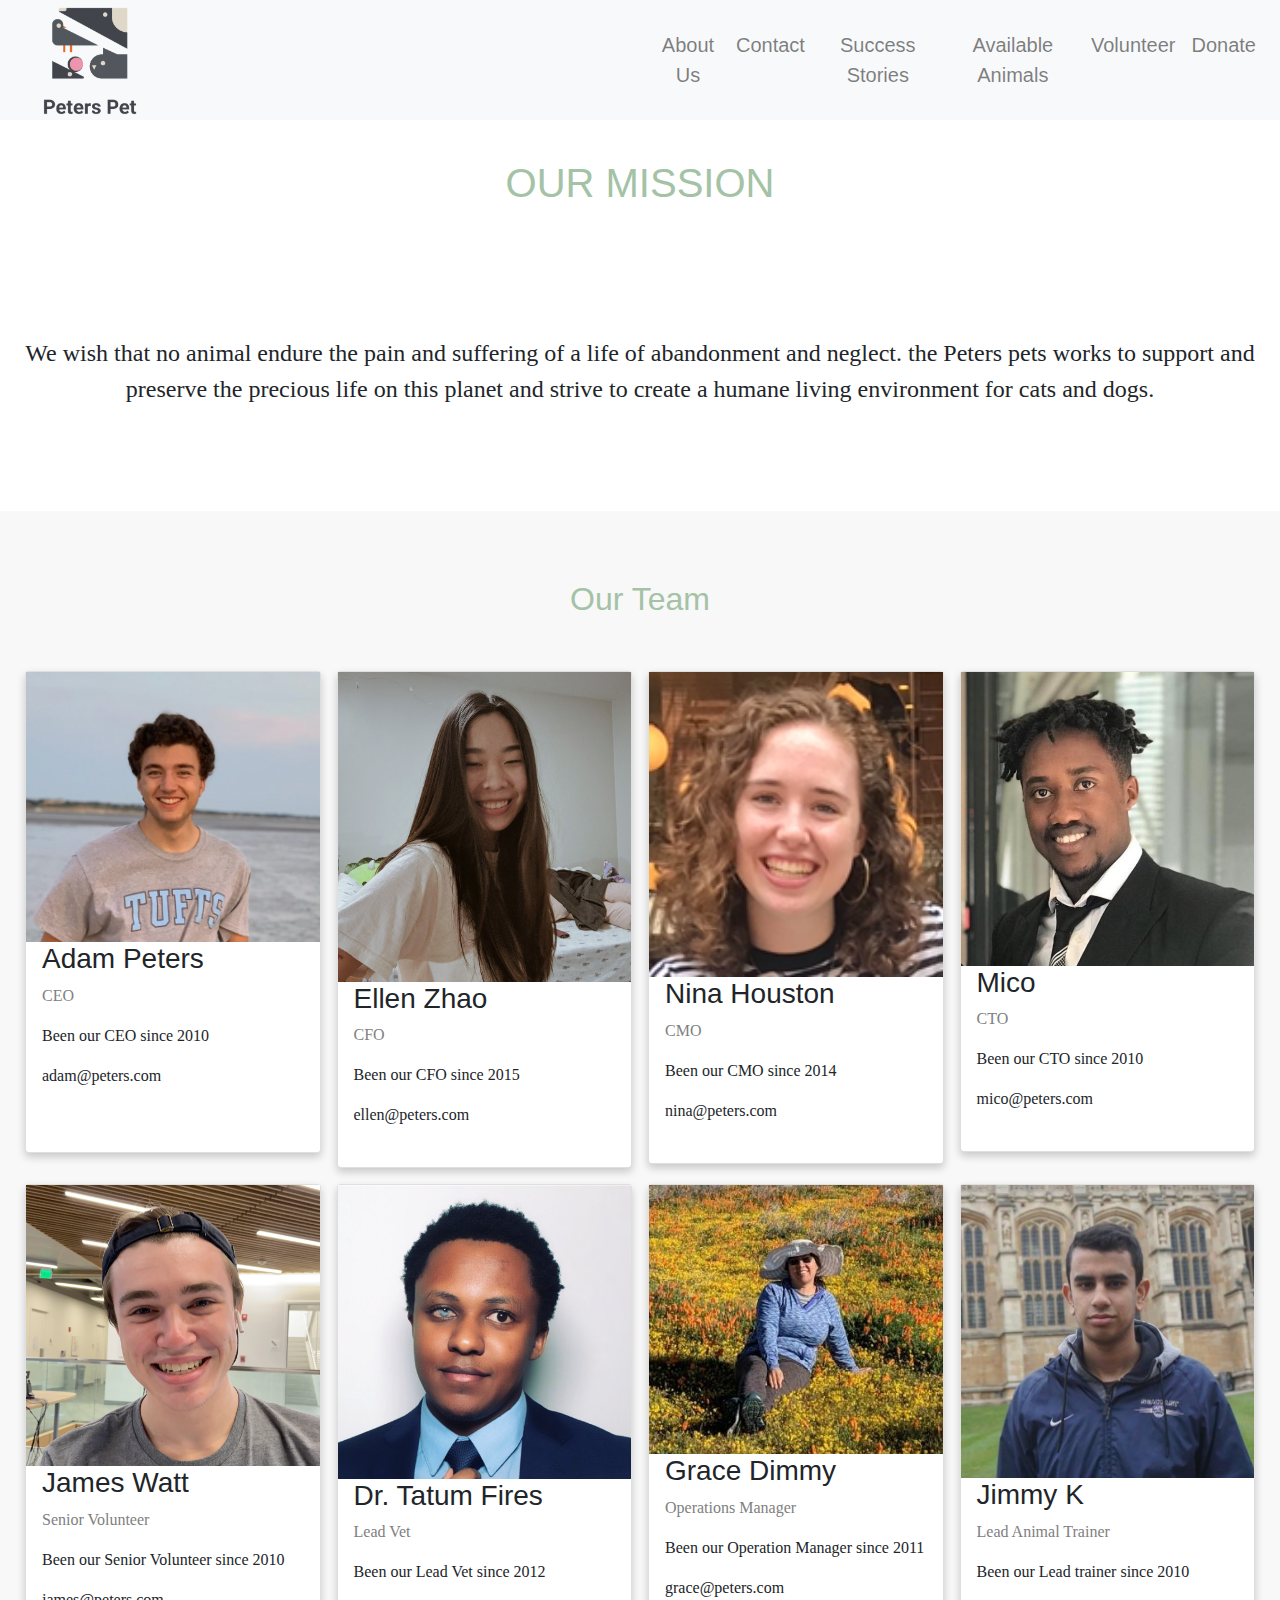
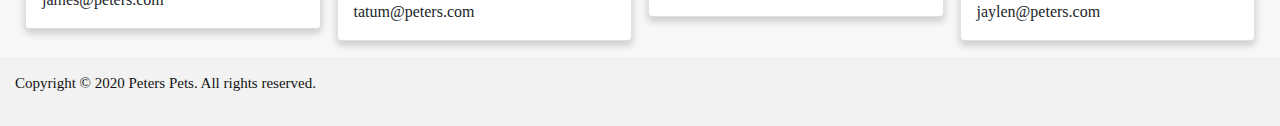
<file: pages/aboutUs.html>
<!DOCTYPE html>
<html>
    <head>
        <meta charset="UTF-8">
        <meta name="description" content="information about our organization">
        <meta name="author" content="Mico">
        <title>About Us</title>
        
        <link rel="stylesheet" href="https://maxcdn.bootstrapcdn.com/bootstrap/4.0.0/css/bootstrap.min.css"
        integrity="sha384-Gn5384xqQ1aoWXA+058RXPxPg6fy4IWvTNh0E263XmFcJlSAwiGgFAW/dAiS6JXm" crossorigin="anonymous">
        <link rel="stylesheet" href="../styles/style.css">
        <script>
            window.onscroll = function () { scrollFunction() };
            function scrollFunction() {
              if (document.body.scrollTop > 80 || document.documentElement.scrollTop > 80) {
                document.getElementById("navbar").style.minHeight = "60px";
                document.getElementById("logo-wrapper").style.height = "60px";
              } else {
                document.getElementById("navbar").style.minHeight = "120px";
                document.getElementById("logo-wrapper").style.height = "120px";
              }
            }
        </script>

        <style>

            html {
              box-sizing: border-box;
            }
            
            *, *:before, *:after {
              box-sizing: inherit;
            }
            
            .column {
              float: left;
              width: 25%;
              margin-bottom: 16px;
              padding: 0 8px;
            }
            
            @media screen and (max-width: 650px) {
              .column {
                width: 100%;
                display: block;
              }
            }
            
            .card {
              box-shadow: 0 4px 8px 0 rgba(0, 0, 0, 0.2);
            }
            
            .container {
              padding: 0 16px;
            }
            
            .container::after, .row::after {
              content: "";
              clear: both;
              display: table;
            }
            
            .title {
              color: grey;
            }
            
            .button:hover {
              background-color: #555;
            }

            .missionStatement {
              padding-top: 10vh;
              box-shadow: 0 4px 8px 0 rgba(0, 0, 0, 0.2);
            }

            .missionStatement p {
              font-size: x-large;
              margin-top: 8rem;
              margin-bottom: 5rem;
            }

            .teamInfo {
              background-color: rgb(248, 248, 248);
            }

            h1 {
              text-align: center;
              color: #a4c2a5;
              padding-top: 5vh;
            }

            

            h2 {
              text-align: center;
              color: #a4c2a5;
              padding-top: 5vh;
              padding-bottom: 5vh;
			}
			
			.wrap {
				padding-left: 2rem;
				padding-right: 2rem;
			}

        </style>
    </head>
    <body>
      <nav id="navbar" class="navbar navbar-expand-lg navbar-light bg-light">
        <a class="navbar-brand" href="#"></a> <!-- update -->
        <button class="navbar-toggler" type="button" data-toggle="collapse" data-target="#navbarSupportedContent"
          aria-controls="#navbarSupportedContent" aria-expanded="false" aria-label="Toggle navigation">
          <!-- changed aria controls -->
          <span class="navbar-toggler-icon"></span>
        </button>
        <div class="collapse navbar-collapse" id="navbarSupportedContent">
          <ul class="navbar-nav ml-auto">
            <li class="nav-item active">
              <div class="ourmission-underline">
                <a class="nav-link" href="aboutUs.html">About Us</a>
              </div>
            </li>
            <li class="nav-item active">
              <div class="ourmission-underline">
                <a class="nav-link" href="contact.html">Contact</a>
              </div>
            </li>
            <li class="nav-item active">
              <div class="ourmission-underline">
                <a class="nav-link" href="successStories.html">Success Stories</a>
              </div>
            </li>
            <li class="nav-item active">
              <div class="ourmission-underline">
                <a class="nav-link" href="adoptableAnimals.html">Available Animals</a>
              </div>
            </li>
            <li class="nav-item active">
              <div class="ourmission-underline" style="text-align:center;">
                <a class="nav-link" href="volunteer.html">Volunteer</a>
              </div>
            </li>
            <li class="nav-item active">
              <div class="ourmission-underline">
                <a class="nav-link" href="donate.html">Donate</a>
              </div>
            </li>
          </ul>
        </div>
      </nav>
        <a href="index.html" id="logo-wrapper">
			<img id="logo" src="../assets/logo_transparent2.png">
		</a>

        <!-- Nav bar -->
        <div class="missionStatement">
            <br />
            <h1 style="text-align: center;">OUR MISSION</h1>
            <p style="text-align: center;">We wish that no animal endure the pain 
                 and suffering of a life of abandonment and neglect.
                  the Peters pets works to support and preserve the precious life on this planet
                   and strive to create a humane living environment for cats and dogs.</p>
            <br />
        </div>   
        <div class="teamInfo">
          <br />
            <div class="team">
                <h2 style="text-align: center;">Our Team</h2>
            </div>
            <div class="wrap">
                <div class="row">
                    <div class="column">
                    <div class="card">
                        <img src="../assets/Adam.jpg" alt="Jane" style="width:100%">
                        <div class="container">
                            <h3>Adam Peters</h3>
                            <p class="title">CEO</p>
                            <p>Been our CEO since 2010 </p>
                            <p>adam@peters.com <br /></p>
                            <br />
                            <br />
                        </div>
                    </div>
                    </div>
                    <div class="column">
                    <div class="card">
                        <img src="../assets/ellen1.jpg" alt="Mike" style="width:100%">
                        <div class="container">
                            <h3>Ellen Zhao</h3>
                            <p class="title">CFO</p>
                            <p>Been our CFO since 2015</p>
                            <p>ellen@peters.com</p>
                            <br />
                        </div>
                    </div>
                    </div>
                    <div class="column">
                    <div class="card">
                        <img src="../assets/nina1.png" alt="John" style="width:100%">
                        <div class="container">
                            <h3>Nina Houston</h3>
                            <p class="title">CMO</p>
                            <p>Been our CMO since 2014</p>
                            <p>nina@peters.com</p>
                            <br />
                        </div>
                    </div>
                    </div>
                    <div class="column">
                        <div class="card">
                            <img src="../assets/Mico.jpg" alt="Mico" style="width:100%">
                            <div class="container">
                                <h3>Mico</h3>
                                <p class="title">CTO</p>
                                <p>Been our CTO since 2010</p>
                                <p>mico@peters.com</p>
                                <br />
                            </div>
                        </div>
                    </div>
                </div>
                <div class="row">
                  <div class="column">
                  <div class="card">
                        <img src="../assets/James1.png" alt="James" style="width:100%">
                        <div class="container">
                          <h3>James Watt</h3>
                          <p class="title">Senior Volunteer</p>
                          <p>Been our Senior Volunteer since 2010</p>
                          <p>james@peters.com</p>
                      </div>
                  </div>
                  </div>
                  <div class="column">
					<div class="card">
						<img src="../assets/Fabrice.jpg" alt="Fabrice" style="width:100%">
						<div class="container">
							<h3>Dr. Tatum Fires</h3>
							<p class="title">Lead Vet</p>
							<p>Been our Lead Vet since 2012</p>
							<p>tatum@peters.com</p>
						</div>
					</div>
				  </div>
				  <div class="column">
					<div class="card">
							<img src="../assets/mom1.jpg" alt="Grace" style="width:100%">
							<div class="container">
							<h3>Grace Dimmy</h3>
							<p class="title">Operations Manager</p>
							<p>Been our Operation Manager since 2011</p>
							<p>grace@peters.com</p>
						</div>
					</div>
                  </div>
                  <div class="column">
                      <div class="card">
                        <img src="../assets/Jimmy1.jpg" alt="Jimmy" style="width:100%">
                        <div class="container">
                            <h3>Jimmy K</h3>
                            <p class="title">Lead Animal Trainer</p>
                            <p>Been our Lead trainer since 2010</p>
                            <p>jaylen@peters.com</p>
                        </div>
                      </div>
                  </div>
              </div>
            </div>
		</div>
		<footer>
            <p class="copy"> Copyright © 2020 Peters Pets. All rights reserved.</p>
        </footer>
        <!-- Footer -->
        <!-- put at bottom of body -->
        <script src="https://cdnjs.cloudflare.com/ajax/libs/popper.js/1.12.9/umd/popper.min.js"
			integrity="sha384-ApNbgh9B+Y1QKtv3Rn7W3mgPxhU9K/ScQsAP7hUibX39j7fakFPskvXusvfa0b4Q"
			crossorigin="anonymous">
        </script>
        <script src="https://maxcdn.bootstrapcdn.com/bootstrap/4.0.0/js/bootstrap.min.js"
			integrity="sha384-JZR6Spejh4U02d8jOt6vLEHfe/JQGiRRSQQxSfFWpi1MquVdAyjUar5+76PVCmYl"
			crossorigin="anonymous">
        </script>
    </body>
</html>
</file>
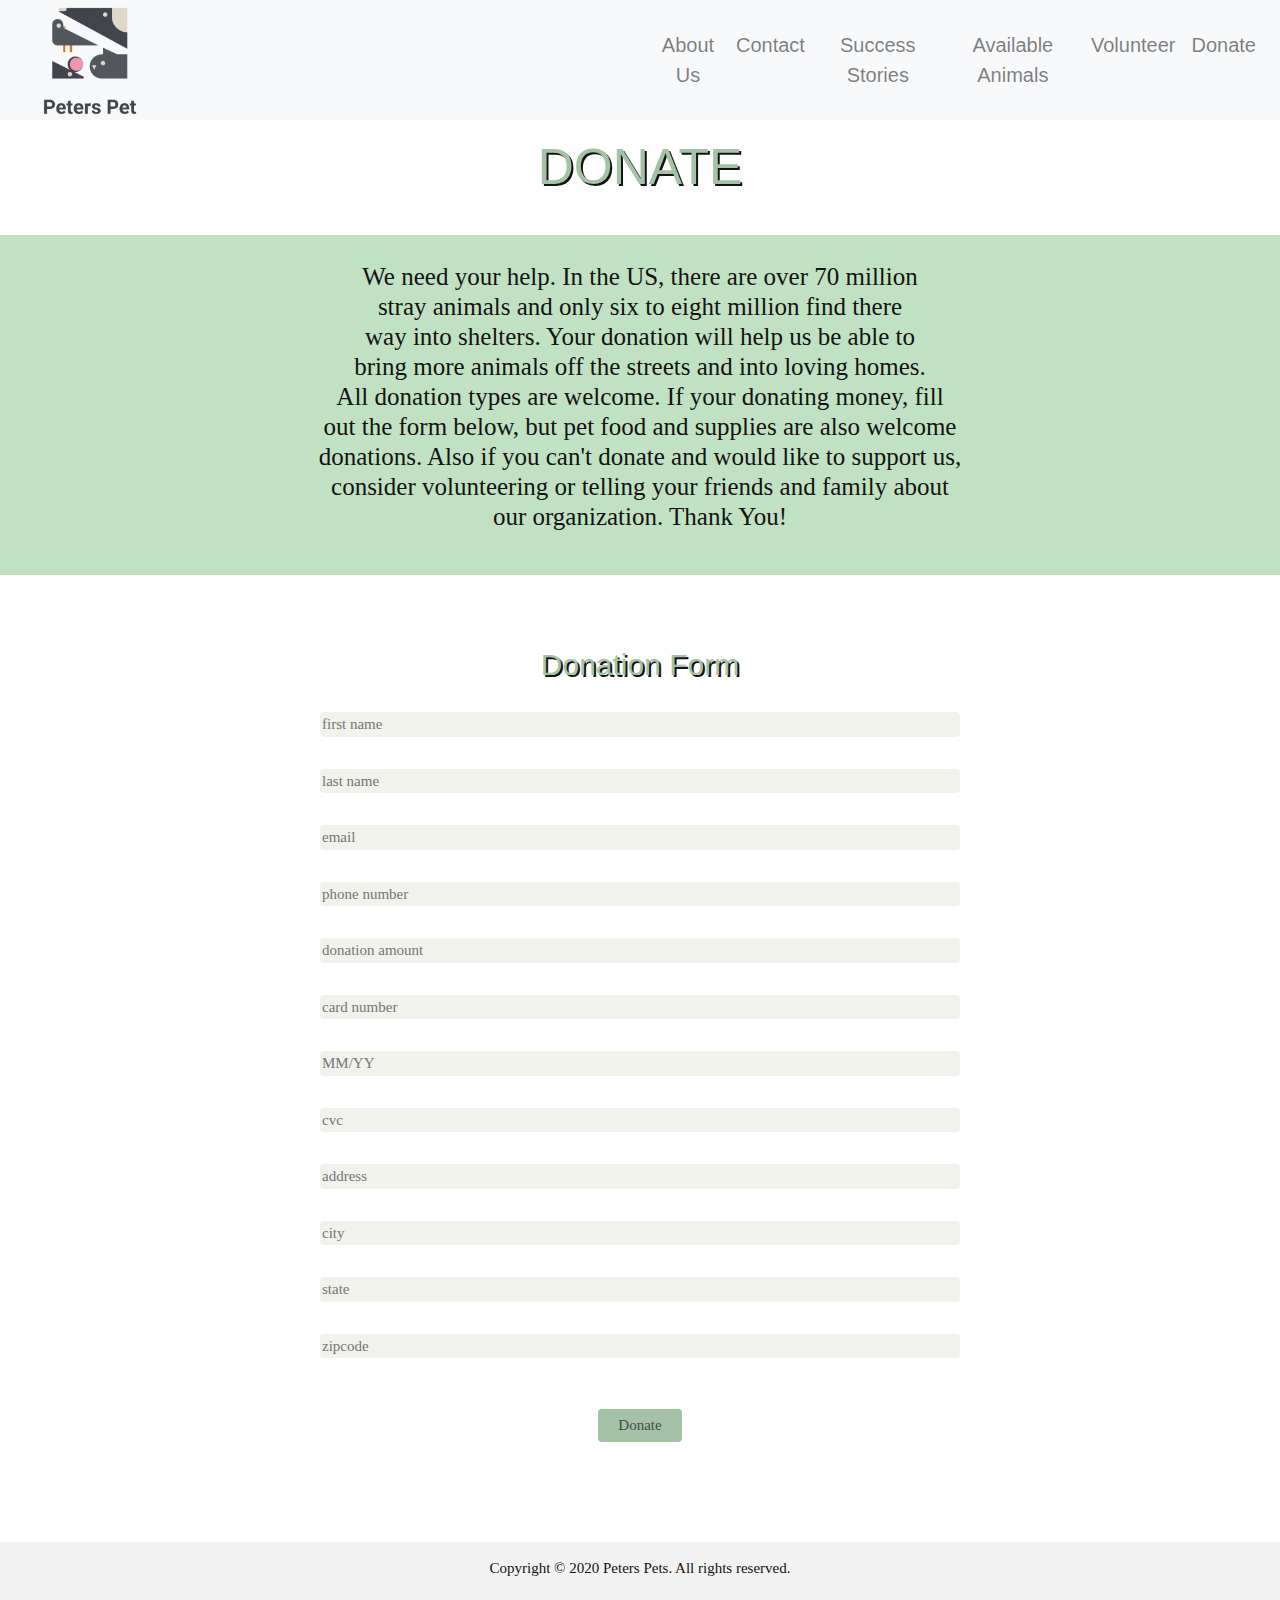
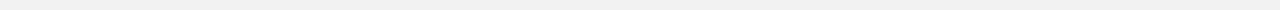
<file: pages/donate.html>
<!DOCTYPE html>
<html>

<head>
    <title> Donate </title>
    <meta charset="utf-8" />
    <meta name="viewport" content="width=device-width, initial-scale=1">
    <link rel="stylesheet" href="https://maxcdn.bootstrapcdn.com/bootstrap/4.0.0/css/bootstrap.min.css"
        integrity="sha384-Gn5384xqQ1aoWXA+058RXPxPg6fy4IWvTNh0E263XmFcJlSAwiGgFAW/dAiS6JXm" crossorigin="anonymous">
    <link rel="stylesheet" type="text/css" href="../styles/donate.css">
    <link rel="stylesheet" type="text/css" href="../styles/style.css">
    <script>
        window.onscroll = function () { scrollFunction() };

        function scrollFunction() {
            if (document.body.scrollTop > 80 || document.documentElement.scrollTop > 80) {
                document.getElementById("navbar").style.minHeight = "60px";
                document.getElementById("logo-wrapper").style.height = "60px";
            } else {
                document.getElementById("navbar").style.minHeight = "120px";
                document.getElementById("logo-wrapper").style.height = "120px";
            }
        }

    </script>
    <script>
        function gotMessage() {
            alert('Thank you for your donation!');
        }
    </script>
    <contact-main>
        <nav id="navbar" class="navbar navbar-expand-lg navbar-light bg-light">
            <a class="navbar-brand" href="#"></a> <!-- update -->
            <button class="navbar-toggler" type="button" data-toggle="collapse" data-target="#navbarSupportedContent"
                aria-controls="#navbarSupportedContent" aria-expanded="false" aria-label="Toggle navigation">
                <!-- changed aria controls -->
                <span class="navbar-toggler-icon"></span>
            </button>
            <div class="collapse navbar-collapse" id="navbarSupportedContent">
                <ul class="navbar-nav ml-auto">
                    <li class="nav-item active">
                        <div class="ourmission-underline">
                            <a class="nav-link" href="aboutUs.html">About Us</a>
                        </div>
                    </li>
                    <li class="nav-item active">
                        <div class="ourmission-underline">
                            <a class="nav-link" href="contact.html">Contact</a>
                        </div>
                    </li>
                    <li class="nav-item active">
                        <div class="ourmission-underline">
                            <a class="nav-link" href="successStories.html">Success Stories</a>
                        </div>
                    </li>
                    <li class="nav-item active">
                        <div class="ourmission-underline">
                            <a class="nav-link" href="adoptableAnimals.html">Available Animals</a>
                        </div>
                    </li>
                    <li class="nav-item active">
                        <div class="ourmission-underline" style="text-align:center;">
                            <a class="nav-link" href="volunteer.html">Volunteer</a>
                        </div>
                    </li>
                    <li class="nav-item active">
                        <div class="ourmission-underline">
                            <a class="nav-link" href="donate.html">Donate</a>
                        </div>
                    </li>
                </ul>
            </div>
        </nav>
        <a href="index.html" id="logo-wrapper">
            <img id="logo" src="../logo_transparent2.png">
        </a>

        <section class="donate-whole">
            <div class="donate-title-div">
                <h1 id="donate-title">DONATE</h1>
            </div>
            <div class="donate-para-div">
                <p id="donate-para">
                    We need your help. In the US, there are over 70 million <br>
                    stray animals and only six to eight million find there <br>
                    way into shelters. Your donation will help us be able to <br>
                    bring more animals off the streets and into loving homes. <br>
                    All donation types are welcome. If your donating money, fill <br>
                    out the form below, but pet food and supplies are also welcome <br>
                    donations. Also if you can't donate and would like to support us, <br>
                    consider volunteering or telling your friends and family about <br>
                    our organization. Thank You!
                </p>
            </div>
            <div class="form-title">
                <h2 id="form-text">Donation Form</h2>
                <section class="contact-whole">
                    <div class="form-div">
                        <form action="#" onsubmit=" gotMessage();">
                            <label for="first-name"></label> <br>
                            <input required type="text" id="fname" name="name" placeholder="first name"> <br>
                            <label for="last-name"></label> <br>
                            <input required type="text" id="lname" name="name" placeholder="last name"> <br>
                            <label for="email"></label> <br>
                            <input required type="text" id="email" name="email" placeholder="email"> <br>
                            <label for="phone number"></label> <br>
                            <input required type="text" id="num" name="num" placeholder="phone number"> <br>
                            <label for="donation"></label> <br>
                            <input required type="text" id="donation" name="donation" placeholder="donation amount">
                            <br>
                            <label for="card number"></label> <br>
                            <input required type="text" id="card number" name="card" placeholder="card number"> <br>
                            <label for="expiration date"></label> <br>
                            <input required type="text" id="date" name="date" placeholder="MM/YY"> <br>
                            <label for="cvc"></label> <br>
                            <input required type="text" id="cvc" name="cvc" placeholder="cvc"> <br>
                            <label for="address"></label> <br>
                            <input required type="text" id="address" name="address" placeholder="address"> <br>
                            <label for="city"></label> <br>
                            <input required type="text" id="city" name="city" placeholder="city"> <br>
                            <label for="state"></label> <br>
                            <input required type="text" id="state" name="state" placeholder="state"> <br>
                            <label for="zipcode"></label> <br>
                            <input required type="text" id="zipcode" name="zipcode" placeholder="zipcode"> <br> <br>
                            <br>

                            <input required type="submit" value="Donate">
                        </form>
                    </div>
                </section>
    </contact-main>
    <footer>
        <p class="copy"> Copyright © 2020 Peters Pets. All rights reserved.</p>
    </footer>
    </body>

</html>
</file>
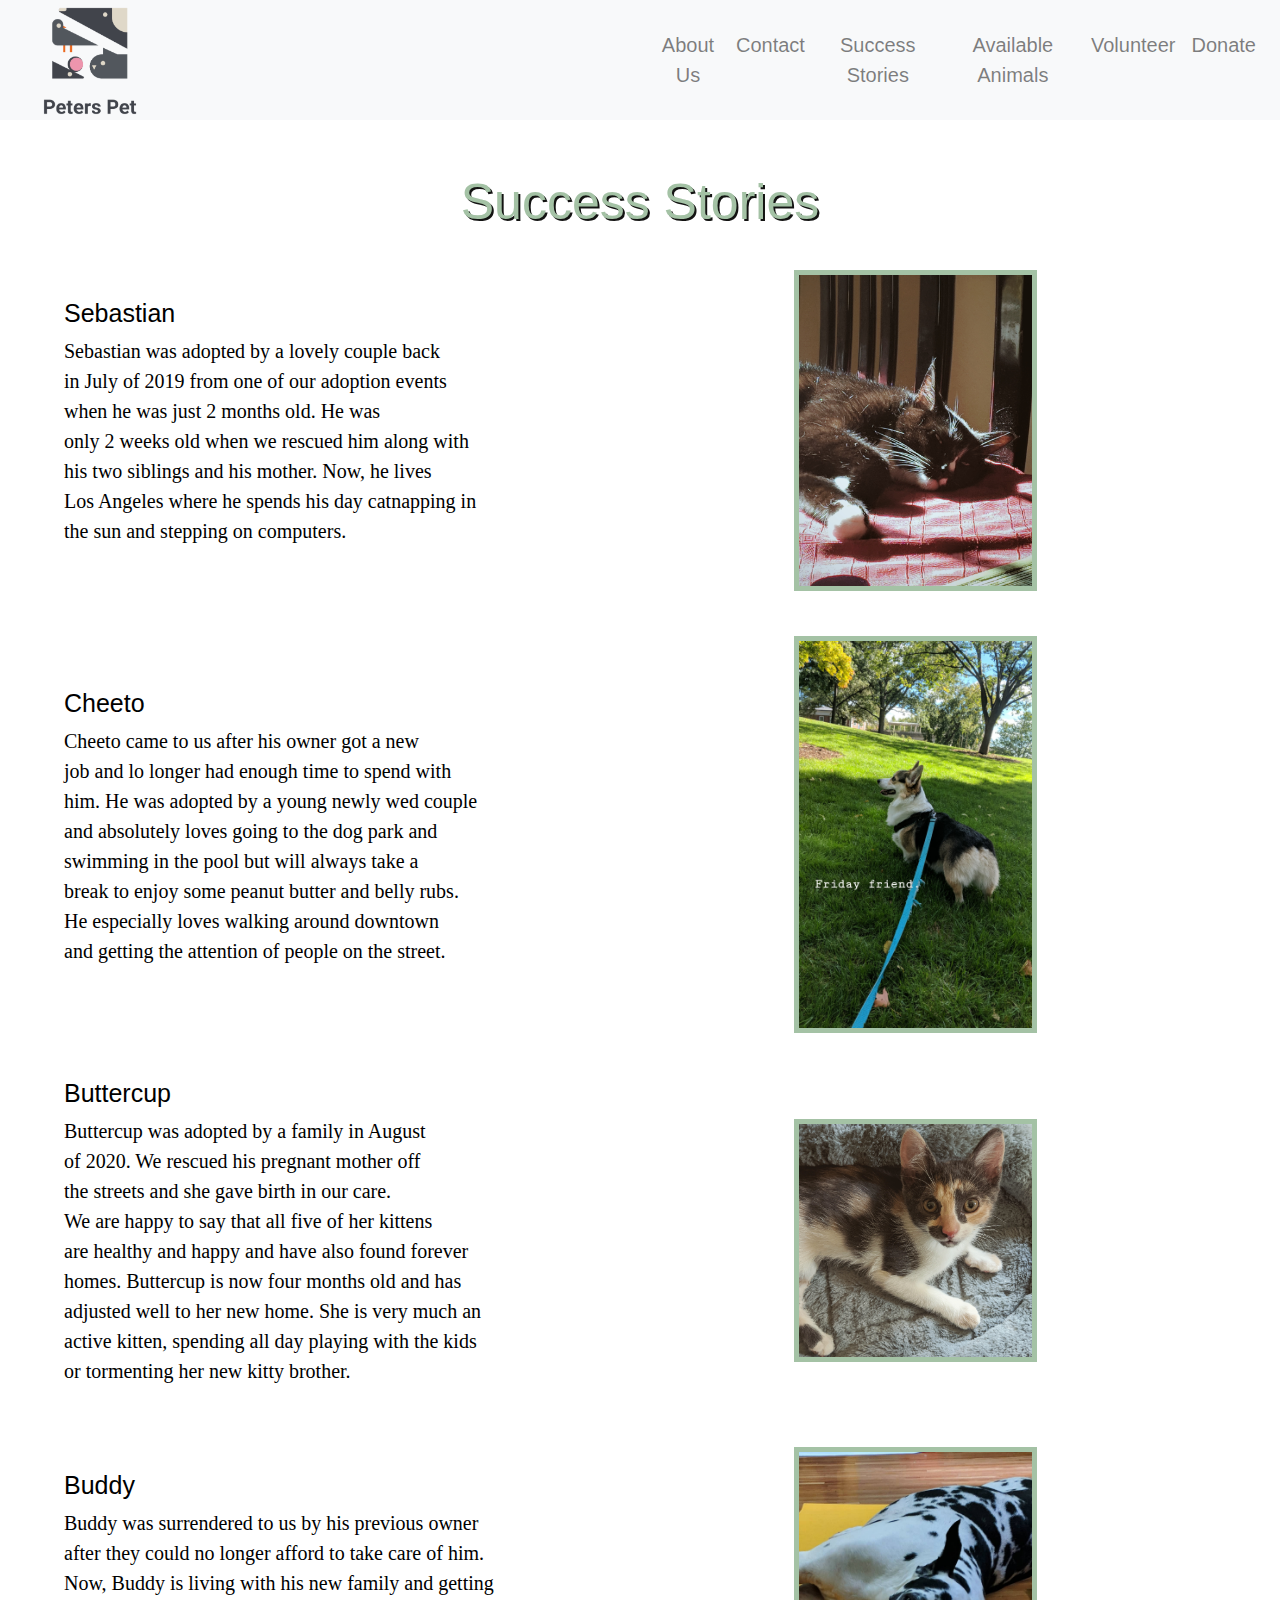
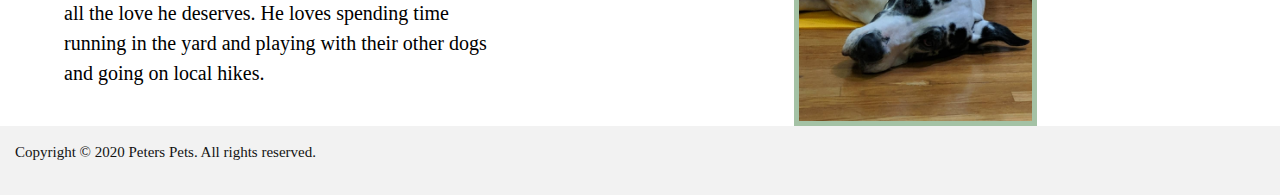
<file: pages/successStories.html>
<!DOCTYPE html>
<html>
    <head>
        <title> Success Stories </title>
        <meta charset="utf-8"/>
        <meta name="viewport" content="width=device-width, initial-scale=1">
        <link rel="stylesheet" href="https://maxcdn.bootstrapcdn.com/bootstrap/4.0.0/css/bootstrap.min.css"
    integrity="sha384-Gn5384xqQ1aoWXA+058RXPxPg6fy4IWvTNh0E263XmFcJlSAwiGgFAW/dAiS6JXm" crossorigin="anonymous">
        <link rel="stylesheet" type="text/css" href="../styles/style.css">
    <script>

        window.onscroll = function () { scrollFunction() };
        
        function scrollFunction() {
          if (document.body.scrollTop > 80 || document.documentElement.scrollTop > 80) {
            document.getElementById("navbar").style.minHeight = "60px";
            document.getElementById("logo-wrapper").style.height = "60px";
          } else {
            document.getElementById("navbar").style.minHeight = "120px";
            document.getElementById("logo-wrapper").style.height = "120px";
          }
        }
    
      </script>
    
    
        <link rel="stylesheet" type="text/css" href="../styles/successStories.css">
    </head>
    <body>
        <header>
            <nav id="navbar" class="navbar navbar-expand-lg navbar-light bg-light">
                <a class="navbar-brand" href="#"></a> <!-- update -->
                <button class="navbar-toggler" type="button" data-toggle="collapse" data-target="#navbarSupportedContent"
                  aria-controls="#navbarSupportedContent" aria-expanded="false" aria-label="Toggle navigation">
                  <!-- changed aria controls -->
                  <span class="navbar-toggler-icon"></span>
                </button>
                <div class="collapse navbar-collapse" id="navbarSupportedContent">
                  <ul class="navbar-nav ml-auto">
                    <li class="nav-item active">
                      <div class="ourmission-underline">
                        <a class="nav-link" href="aboutUs.html">About Us</a>
                      </div>
                    </li>
                    <li class="nav-item active">
                      <div class="ourmission-underline">
                        <a class="nav-link" href="contact.html">Contact</a>
                      </div>
                    </li>
                    <li class="nav-item active">
                      <div class="ourmission-underline">
                        <a class="nav-link" href="successStories.html">Success Stories</a>
                      </div>
                    </li>
                    <li class="nav-item active">
                      <div class="ourmission-underline">
                        <a class="nav-link" href="adoptableAnimals.html">Available Animals</a>
                      </div>
                    </li>
                    <li class="nav-item active">
                      <div class="ourmission-underline" style="text-align:center;">
                        <a class="nav-link" href="volunteer.html">Volunteer</a>
                      </div>
                    </li>
                    <li class="nav-item active">
                      <div class="ourmission-underline">
                        <a class="nav-link" href="donate.html">Donate</a>
                      </div>
                    </li>
                  </ul>
                </div>
              </nav>
                        <a href="index.html" id="logo-wrapper">
                <img id="logo" src="../logo_transparent2.png">
            </a>
        
            <!-- put at bottom of body -->
            <script src="https://cdnjs.cloudflare.com/ajax/libs/popper.js/1.12.9/umd/popper.min.js"
            integrity="sha384-ApNbgh9B+Y1QKtv3Rn7W3mgPxhU9K/ScQsAP7hUibX39j7fakFPskvXusvfa0b4Q"
            crossorigin="anonymous"></script>
          <script src="https://maxcdn.bootstrapcdn.com/bootstrap/4.0.0/js/bootstrap.min.js"
            integrity="sha384-JZR6Spejh4U02d8jOt6vLEHfe/JQGiRRSQQxSfFWpi1MquVdAyjUar5+76PVCmYl"
            crossorigin="anonymous"></script>
        </header>
        <success-main>
            <section class="success-whole">
                <div class="success-title-div">
                    <h1 id="success-title">Success Stories</h1>
                </div>
                <div class="success1">
                    <div id= "seb-text">
                        <h3 id = "seb-title">Sebastian</h3>
                        <p id = "seb-para">
                            Sebastian was adopted by a lovely couple back <br>
                            in July of 2019 from one of our adoption events <br>
                            when he was just 2 months old. He was <br>
                            only 2 weeks old when we rescued him along with <br>
                            his two siblings and his mother. Now, he lives  <br>
                            Los Angeles where he spends his day catnapping in <br>
                            the sun and stepping on computers. 
                        </p>
                    </div>
                    <div id="seb-pic">
                        <img src="../assets/sebastian.jpg" alt="seb pic" id = "seb-img">
                    </div>
                </div>
                <div class="success2">
                    <div id= "cheeto-text">
                        <h3 id="cheeto-title">Cheeto</h3>
                        <p id="cheeto-para">
                            Cheeto came to us after his owner got a new <br>
                            job and lo longer had enough time to spend with <br>
                            him. He was adopted by a young newly wed couple <br>
                            and absolutely loves going to the dog park and <br>
                            swimming in the pool but will always take a <br>
                            break to enjoy some peanut butter and belly rubs. <br>
                            He especially loves walking around downtown <br>
                            and getting the attention of people on the street. <br>
                        </p>
                    </div>
                    <div id="cheeto-pic">
                        <img src="../assets/cheeto.jpg" alt="cheeto pic" id="cheeto-img">
                    </div>
                </div>
                <div class="success3">
                    <div id= "butts-text">
                        <h3 id="butts-title">Buttercup</h3>
                        <p id="butts-para">
                            Buttercup was adopted by a family in August <br>
                            of 2020. We rescued his pregnant mother off <br>
                            the streets and she gave birth in our care.  <br>
                            We are happy to say that all five of her kittens <br>
                            are healthy and happy and have also found forever <br>
                            homes. Buttercup is now four months old and has <br>
                            adjusted well to her new home. She is very much an <br>
                            active kitten, spending all day playing with the kids <br>
                            or tormenting her new kitty brother. <br> 
                        </p>
                    </div>
                    <div id="butts-pic">
                        <img src="../assets/buttercup.jpg" alt="butt pic" id="butts-img">
                    </div>
                </div>
                <div class="success4">
                    <div id= "bud-text">
                        <h3 id="bud-title">Buddy</h3>
                        <p id="bud-para">
                            Buddy was surrendered to us by his previous owner <br>
                            after they could no longer afford to take care of him. <br>
                            Now, Buddy is living with his new family and getting <br>
                            all the love he deserves. He loves spending time <br>
                            running in the yard and playing with their other dogs <br>
                            and going on local hikes. <br> 
                        </p>
                    </div>
                    <div id="bud-pic">
                        <img src="../assets/buddy.jpg" alt="bud pic" id="bud-img">
                    </div>
                </div>
            </section>
        </success-main>
        <footer>
            <p class="copy"> Copyright © 2020 Peters Pets. All rights reserved.</p>
        </footer>
    </body>
</html>
</file>
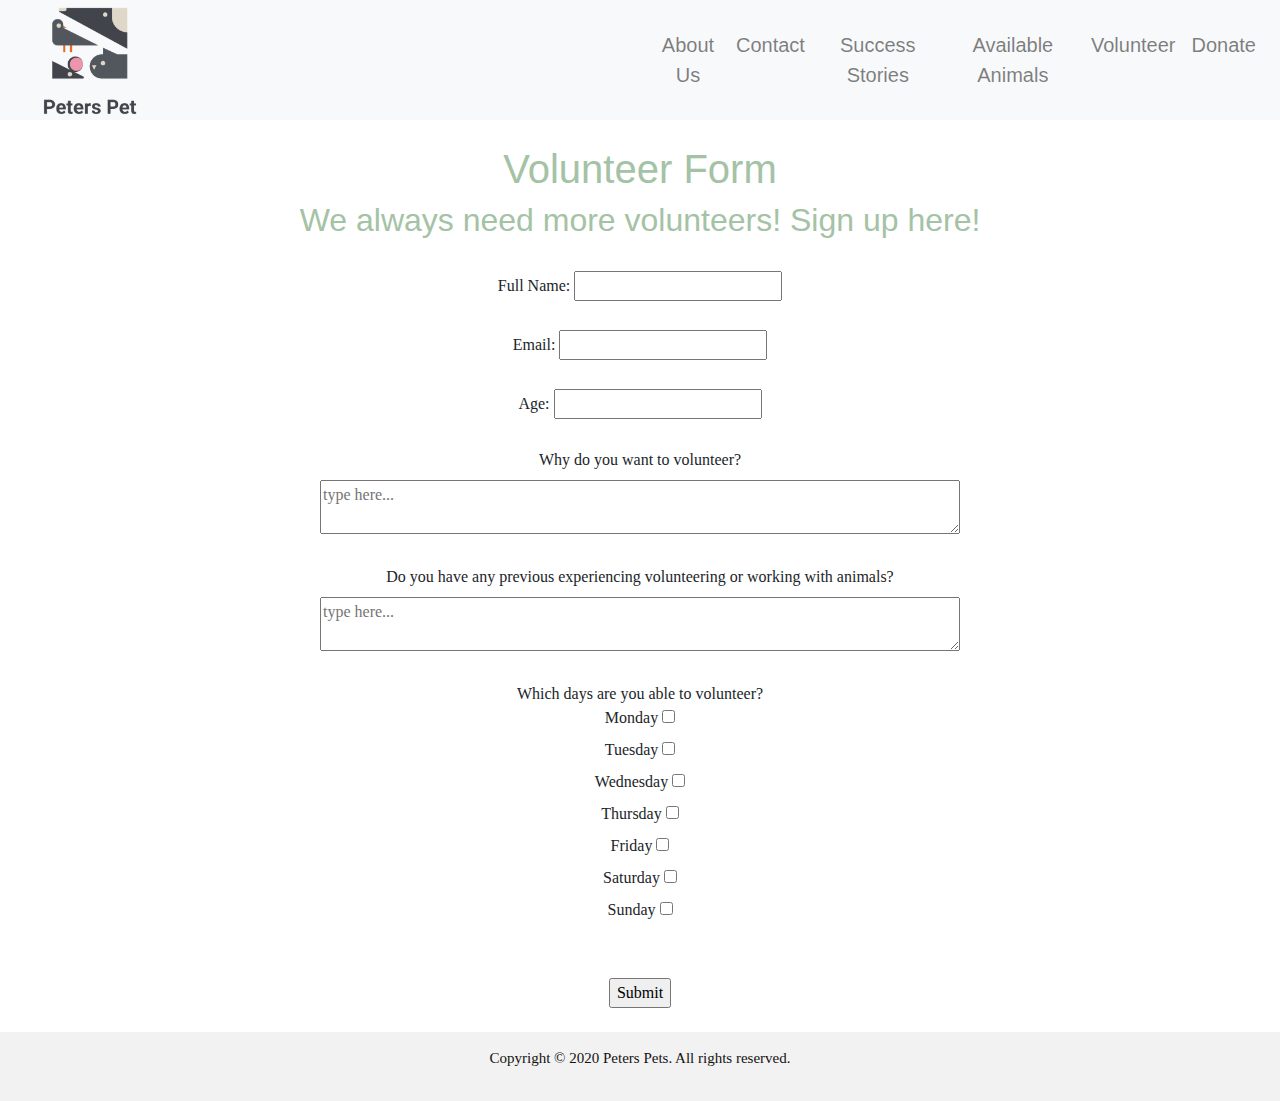
<file: pages/volunteer.html>
<!DOCTYPE html>
<html>

<head>
	 <title> Volunteer </title>
	<meta name="author" content="Nina">
    <meta name="viewport" content="width=device-width, initial-scale=1">

    <link rel="stylesheet" href="https://maxcdn.bootstrapcdn.com/bootstrap/4.0.0/css/bootstrap.min.css"
        integrity="sha384-Gn5384xqQ1aoWXA+058RXPxPg6fy4IWvTNh0E263XmFcJlSAwiGgFAW/dAiS6JXm" crossorigin="anonymous">
    <link rel="stylesheet" href="../styles/style.css">
    <script>
        window.onscroll = function () { scrollFunction() };

        function scrollFunction() {
            if (document.body.scrollTop > 80 || document.documentElement.scrollTop > 80) {
                document.getElementById("navbar").style.minHeight = "60px";
                document.getElementById("logo-wrapper").style.height = "60px";
            } else {
                document.getElementById("navbar").style.minHeight = "120px";
                document.getElementById("logo-wrapper").style.height = "120px";
            }
        }

    </script>

    <style type="text/css">

        @media (hover: none) {
            label {
                font-size: 20px;
            }
        }


        .volunteer-title-div {
            text-align: center;
            color: #a4c2a5;
            padding-top: 5vh;
        }

        body {
            text-align: center;
        }

        h1 {
            padding-top: 100px;
        }
    </style>


</head>

<body>

    <nav id="navbar" class="navbar navbar-expand-lg navbar-light bg-light">
        <a class="navbar-brand" href="#"></a> <!-- update -->
        <button class="navbar-toggler" type="button" data-toggle="collapse" data-target="#navbarSupportedContent"
            aria-controls="#navbarSupportedContent" aria-expanded="false" aria-label="Toggle navigation">
            <!-- changed aria controls -->
            <span class="navbar-toggler-icon"></span>
        </button>
        <div class="collapse navbar-collapse" id="navbarSupportedContent">
            <ul class="navbar-nav ml-auto">
                <li class="nav-item active">
                    <div class="ourmission-underline">
                        <a class="nav-link" href="aboutUs.html">About Us</a>
                    </div>
                </li>
                <li class="nav-item active">
                    <div class="ourmission-underline">
                        <a class="nav-link" href="contact.html">Contact</a>
                    </div>
                </li>
                <li class="nav-item active">
                    <div class="ourmission-underline">
                        <a class="nav-link" href="successStories.html">Success Stories</a>
                    </div>
                </li>
                <li class="nav-item active">
                    <div class="ourmission-underline">
                        <a class="nav-link" href="adoptableAnimals.html">Available Animals</a>
                    </div>
                </li>
                <li class="nav-item active">
                    <div class="ourmission-underline" style="text-align:center;">
                        <a class="nav-link" href="volunteer.html">Volunteer</a>
                    </div>
                </li>
                <li class="nav-item active">
                    <div class="ourmission-underline">
                        <a class="nav-link" href="donate.html">Donate</a>
                    </div>
                </li>
            </ul>
        </div>
    </nav>


    <a href="index.html" id="logo-wrapper">
        <img id="logo" src="../assets/logo_transparent2.png">
    </a>


    <div class="volunteer-title-div">
        <h1> Volunteer Form </h1>
        <h2> We always need more volunteers! Sign up here! </h2></br>
    </div>


    <form>
        <label for="form">Full Name: </label>
        <input type="text" name="form" required><br><br>

        <label for="form"> Email: </label>
        <input type="text" name="form" required><br><br>

        <label for="form"> Age: </label>
        <input type="text" name="form" required><br><br>

        <label for="form"> Why do you want to volunteer? </label> </br>
        <textarea id="form" name="volunteerReason" placeholder="type here..." style="width:50% " required></textarea>
        <br><br>

        <label for="form"> Do you have any previous experiencing volunteering or working with animals? </label> </br>
        <textarea id="form" name="previousExperience" placeholder="type here..." style="width:50% "
            required></textarea> <br>


        <br> Which days are you able to volunteer? <br>

        <label for="days"> Monday </label>
        <input type="checkbox" name="days"> <br>
        <label for="days"> Tuesday </label>
        <input type="checkbox" name="days"> <br>
        <label for="days"> Wednesday </label>
        <input type="checkbox" name="days"> <br>
        <label for="days"> Thursday </label>
        <input type="checkbox" name="days"> <br>
        <label for="days"> Friday </label>
        <input type="checkbox" name="days"> <br>
        <label for="days"> Saturday </label>
        <input type="checkbox" name="days"> <br>
        <label for="days"> Sunday </label>
        <input type="checkbox" name="days"> <br>

        <br><br><input type="submit" name="submitButton" id="submitButton" required><br><br>

    </form>

    <footer>
        <p class="copy"> Copyright © 2020 Peters Pets. All rights reserved.</p>
    </footer>

    <script type="text/javascript">
        document.getElementById("submitButton").onclick = function () {
            alert('Your form has been submitted! We will reach out when we find a position for you!');
        }
    </script>

    <script src="https://cdnjs.cloudflare.com/ajax/libs/popper.js/1.12.9/umd/popper.min.js"
        integrity="sha384-ApNbgh9B+Y1QKtv3Rn7W3mgPxhU9K/ScQsAP7hUibX39j7fakFPskvXusvfa0b4Q"
        crossorigin="anonymous"></script>
    <script src="https://maxcdn.bootstrapcdn.com/bootstrap/4.0.0/js/bootstrap.min.js"
        integrity="sha384-JZR6Spejh4U02d8jOt6vLEHfe/JQGiRRSQQxSfFWpi1MquVdAyjUar5+76PVCmYl"
        crossorigin="anonymous"></script>

</body>

</html>
</file>
<file: styles/style.css>
body {
    font-family: 'Times New Roman';
}

h1 {
  font-family: sans-serif;
}

h2 {
  font-family: sans-serif;
}

h3 {
  font-family: sans-serif;
}

.navbar {
  font-family: sans-serif;
  width: 100vw; 
  
  min-height: 120px;
  position: fixed;
  transition: .6s;
  z-index: 5;
}

.navbar li a {
  font-family: sans-serif;
  color: #f2f2f2;
  padding: 14px 20px;
  text-decoration: none;
  font-weight: 200;
  text-align: center;
}

@media (hover: none) {
  .navbar li a {
    font-size: 40px;
  }
}
@media (hover: hover) {
  .navbar li a {
    font-size: 20px;
  }
}

.navbar-nav {
  width:50%;
  margin: 0;
}

#logo {
  height:100%;
  width: 100%;
  object-fit: contain; 
  top:50%;
  left:50%;
  z-index: 10;
}

#logo-wrapper {
  position: fixed;
  left:0%;
  top:0;
  width: 14%;
  height: 120px;
  padding: 0 0;
  margin: 0 0;
  transition: .6s;
  z-index: 10;
}

.pull-left {
  height: 100%;
  width: 10%;
  padding: 0 0;
  margin: 0 0;
}

.ourmission-underline a {
  text-decoration: none;
  color: #000;
  position: relative;
}

.ourmission-underline a::before {
  content: "";
  position: absolute;
  width: 100%;
  height: 4px;
  bottom: 0;
  background-color: #a4c2a5;
  visibility: hidden;
  transform: scaleX(0);
  transition: all 0.4s ease-in-out 0s;
}

.ourmission-underline > a:hover::before {
  visibility: visible;
  transform: scaleX(1);
}

footer {
  background: #f2f2f2;
  align-items: center;
  position: relative;
  left: 0;
  bottom: 0;
  width: 100%;
  font-size: 15px;
  font-family: 'Times New Roman', Times, serif;
  color: #131312;
  padding: 15px;
}
</file>
<file: styles/donate.css>
body {
    background-color: #ffffff;
}

.donate-whole {
    padding-top: 100px;
    text-align: center;  
}

.donate-title-div {
    color: #a4c2a5;
    padding-top: 5vh;
    padding-bottom: 5vh;
}

.donate-para-div { 
    background-color:#c1e2c2;
    padding-top: 3vh;
    padding-bottom: 3vh;
    font-family: "Times New Roman", Times, serif;
    font-size: 25px;
    line-height: 30px;
    color: #131312;
    margin-bottom: 8vh;
}

.form-div{
    padding-bottom: 100px;
}

#donate-title {
    font-family: sans-serif;
    font-size: 50px;
    line-height: 45px;
    padding-bottom: 0px;
    margin-bottom: 0px;
    text-shadow: 2px 2px #131312;
    font-stretch: ultra-expanded;
}

#form-text {
    font-family: sans-serif;
    color: #a4c2a5;
    font-size: 30px;
    padding-bottom: 0px;
    margin-bottom: 0px;
    text-shadow: 2px 2px #131312;
    font-stretch: ultra-expanded;

}

input[type=text], select, textarea {
    width: 50%; /* Full width */
    border:none;
    border-radius: 4px; /* Rounded borders */
    box-sizing: border-box; /* Make sure that padding and width stays in place */
    margin-top: 5px; /* Add a top margin */
    margin-bottom: 3px; /* Bottom margin */
    resize: none;
    background-color: #f1f2eb;
    color:#000000;
    font-size: 15px;
}

input[type=submit] {
    background-color: #a4c2a5;
    color: #4a4a48;
    font-size: 15px;
    padding: 5px 20px;
    border: none;
    border-radius: 4px;
    cursor: pointer;
}


footer {
    background: #f2f2f2;
    align-items: center;
    position: fixed;
    left: 0;
    bottom: 0;
    width: 100%;
    font-size: 15px;
    font-family: 'Times New Roman', Times, serif;
    color: #131312;
    padding: 15px;
}
</file>
<file: styles/successStories.css>
body {
    /* background-color: #566246; */
}

.success-title-div {
    text-align: center;
    color: #a4c2a5;
    padding-top: 20vh;
}

#success-title {
    font-family: sans-serif;
    font-size: 50px;
    line-height: 45px;
    padding-bottom: 0px;
    margin-bottom: 0px;
    text-shadow: 2px 2px #131312;
    font-stretch: ultra-expanded;
}

.success1, .success2, .success3, .success4 {
    align-items: center;
    padding-top: 5vh;
    padding-left: 5vw;
    display: flex;
    font-family: 'Times New Roman', Times, serif;
    color: #000;
}

#seb-text, #cheeto-text, #butts-text, #bud-text {
    flex: 1.5;
}

#seb-title, #cheeto-title, #butts-title, #bud-title {
    font-size: 25px;
}

#seb-para, #cheeto-para, #butts-para, #bud-para {
    font-size: 20px;
}

#seb-pic, #cheeto-pic, #butts-pic, #bud-pic {
    flex: 1;
}

#seb-img, #cheeto-img, #butts-img, #bud-img {
    width: 50%;
    border: 5px solid #a4c2a5;
}
</file>
